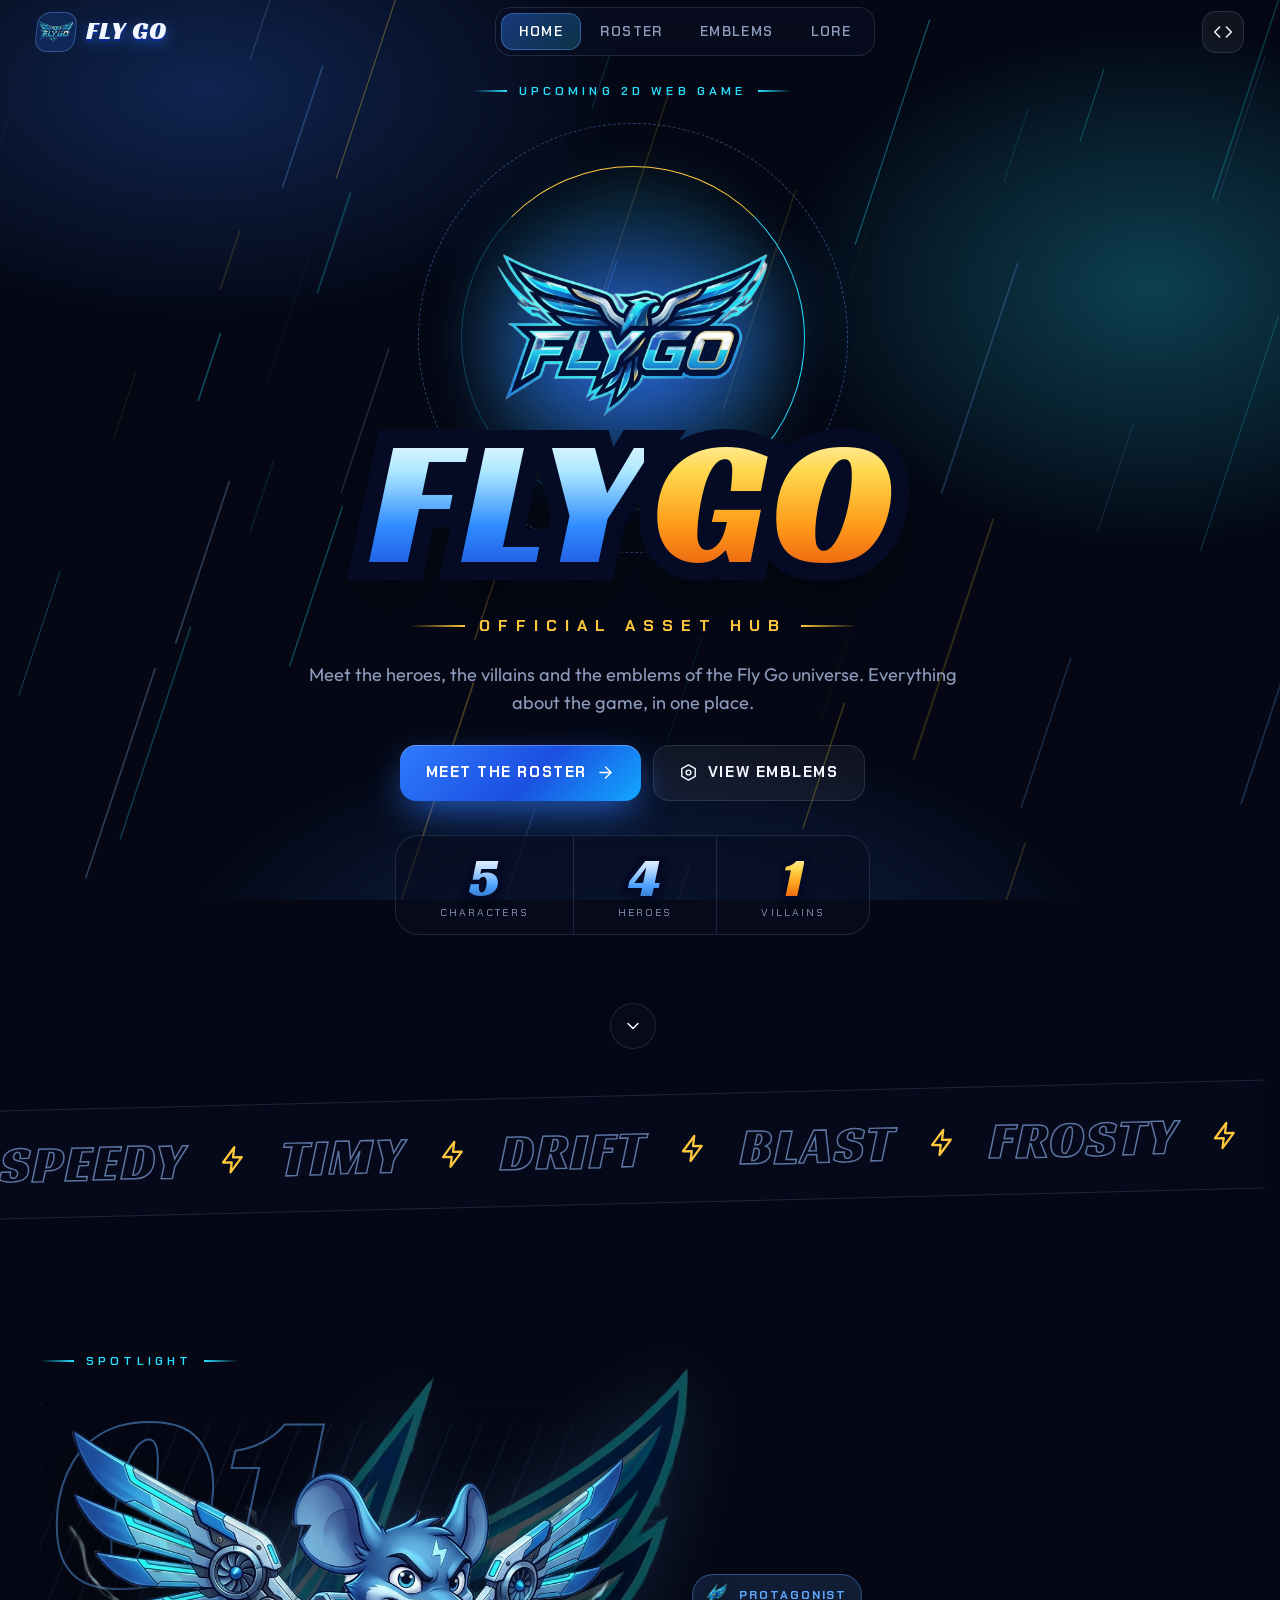
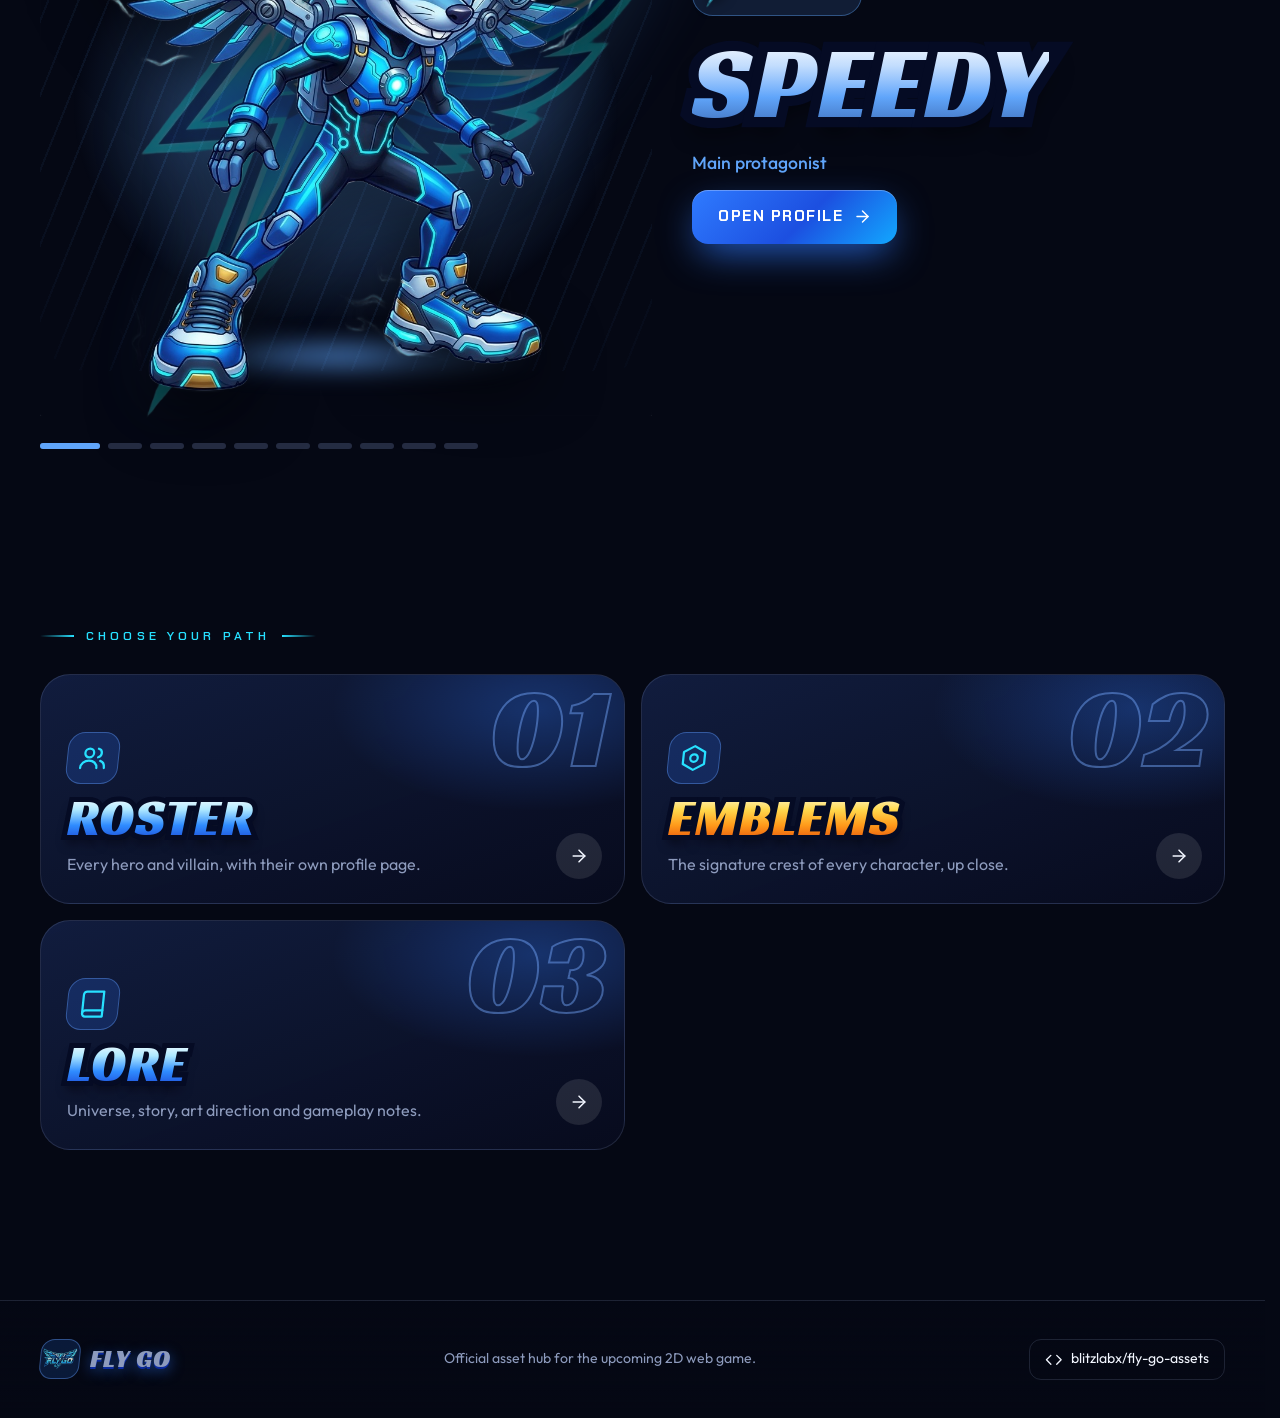
<file: index.html>
<!DOCTYPE html>
<html lang="en">
<head>
  <meta charset="UTF-8" />
  <meta name="viewport" content="width=device-width, initial-scale=1, viewport-fit=cover" />
  <title>Fly Go — Official Asset Hub</title>
  <meta name="description" content="Meet the heroes, villains and emblems of Fly Go, the upcoming 2D web game." />
  <meta name="theme-color" content="#050814" />
  <meta name="color-scheme" content="dark" />
  <meta property="og:type" content="website" />
  <meta property="og:title" content="Fly Go — Official Asset Hub" />
  <meta property="og:description" content="Meet the heroes, villains and emblems of Fly Go, the upcoming 2D web game." />
  <meta property="og:image" content="https://blitzlabx.github.io/fly-go-assets/assets/branding/fly-go-logo.png" />
  <meta name="twitter:card" content="summary_large_image" />
  <link rel="icon" type="image/png" href="assets/branding/fly-go-icon.png" />
  <link rel="apple-touch-icon" href="assets/branding/fly-go-icon.png" />
  <link rel="manifest" href="assets/manifest.json" />
  <link rel="preconnect" href="https://fonts.googleapis.com" />
  <link rel="preconnect" href="https://fonts.gstatic.com" crossorigin />
  <link href="https://fonts.googleapis.com/css2?family=Chakra+Petch:wght@500;600;700&family=Outfit:wght@400;500;600&family=Racing+Sans+One&display=swap" rel="stylesheet" />
  <link rel="stylesheet" href="css/styles.css" />
  <script>document.documentElement.classList.add('js');try{if(sessionStorage.getItem('fg-nav'))document.documentElement.classList.add('arriving')}catch(e){}</script>
</head>
<body data-page="home">
  <main id="main">
    <section class="hero" id="top">
      <div class="hero-in container">
        <p class="kicker reveal">Upcoming 2D web game</p>
        <div class="orb" id="orb">
          <span class="orb-glow"></span><span class="orb-ring r1"></span><span class="orb-ring r2"></span>
          <div class="orb-core"><img class="art" src="assets/branding/fly-go-logo.png" alt="Fly Go logo" width="400" height="400" fetchpriority="high" data-fallback="FG" /></div>
        </div>
        <h1 class="title" aria-label="Fly Go">
          <span class="hx shine pop" data-t="Fly" style="--d:.3s" aria-hidden="true">Fly</span>
          <span class="hx gold shine pop" data-t="Go" style="--d:.5s" aria-hidden="true">Go</span>
        </h1>
        <p class="sub reveal" style="--d:.7s">Official Asset Hub</p>
        <p class="lead reveal" style="--d:.85s">Meet the heroes, the villains and the emblems of the Fly Go universe. Everything about the game, in one place.</p>
        <div class="cta reveal" style="--d:1s">
          <a class="btn primary" href="roster.html"><span>Meet the roster</span><svg class="ic"><use href="#i-right"/></svg></a>
          <a class="btn ghost" href="emblems.html"><svg class="ic"><use href="#i-emblem"/></svg><span>View emblems</span></a>
        </div>
        <div class="stats reveal" style="--d:1.15s">
          <div class="stat"><b class="hx t" data-t="0" data-count="all">0</b><span>Characters</span></div>
          <div class="stat"><b class="hx t" data-t="0" data-count="hero">0</b><span>Heroes</span></div>
          <div class="stat"><b class="hx gold" data-t="0" data-count="antagonist">0</b><span>Villains</span></div>
        </div>
      </div>
      <a class="cue" href="#spotlight" aria-label="Scroll down"><svg class="ic"><use href="#i-down"/></svg></a>
    </section>

    <div class="marquee" aria-hidden="true"><div class="mq-track" id="mq"></div></div>

    <section class="section" id="spotlight">
      <div class="container">
        <p class="kicker reveal">Spotlight</p>
        <div class="spot" id="spot"></div>
      </div>
    </section>

    <section class="section" id="paths">
      <div class="container">
        <p class="kicker reveal">Choose your path</p>
        <div class="paths">
          <a class="path reveal" href="roster.html"><span class="ghost-num">01</span><span class="p-ic"><svg class="ic"><use href="#i-users"/></svg></span><span class="hx" data-t="Roster">Roster</span><p>Every hero and villain, with their own profile page.</p><span class="go"><svg class="ic"><use href="#i-right"/></svg></span></a>
          <a class="path reveal" style="--d:80ms" href="emblems.html"><span class="ghost-num">02</span><span class="p-ic"><svg class="ic"><use href="#i-emblem"/></svg></span><span class="hx gold" data-t="Emblems">Emblems</span><p>The signature crest of every character, up close.</p><span class="go"><svg class="ic"><use href="#i-right"/></svg></span></a>
          <a class="path reveal" style="--d:160ms" href="lore.html"><span class="ghost-num">03</span><span class="p-ic"><svg class="ic"><use href="#i-book"/></svg></span><span class="hx" data-t="Lore">Lore</span><p>Universe, story, art direction and gameplay notes.</p><span class="go"><svg class="ic"><use href="#i-right"/></svg></span></a>
        </div>
      </div>
    </section>
  </main>

  <script src="js/app.js" defer></script>
</body>
</html>
</file>
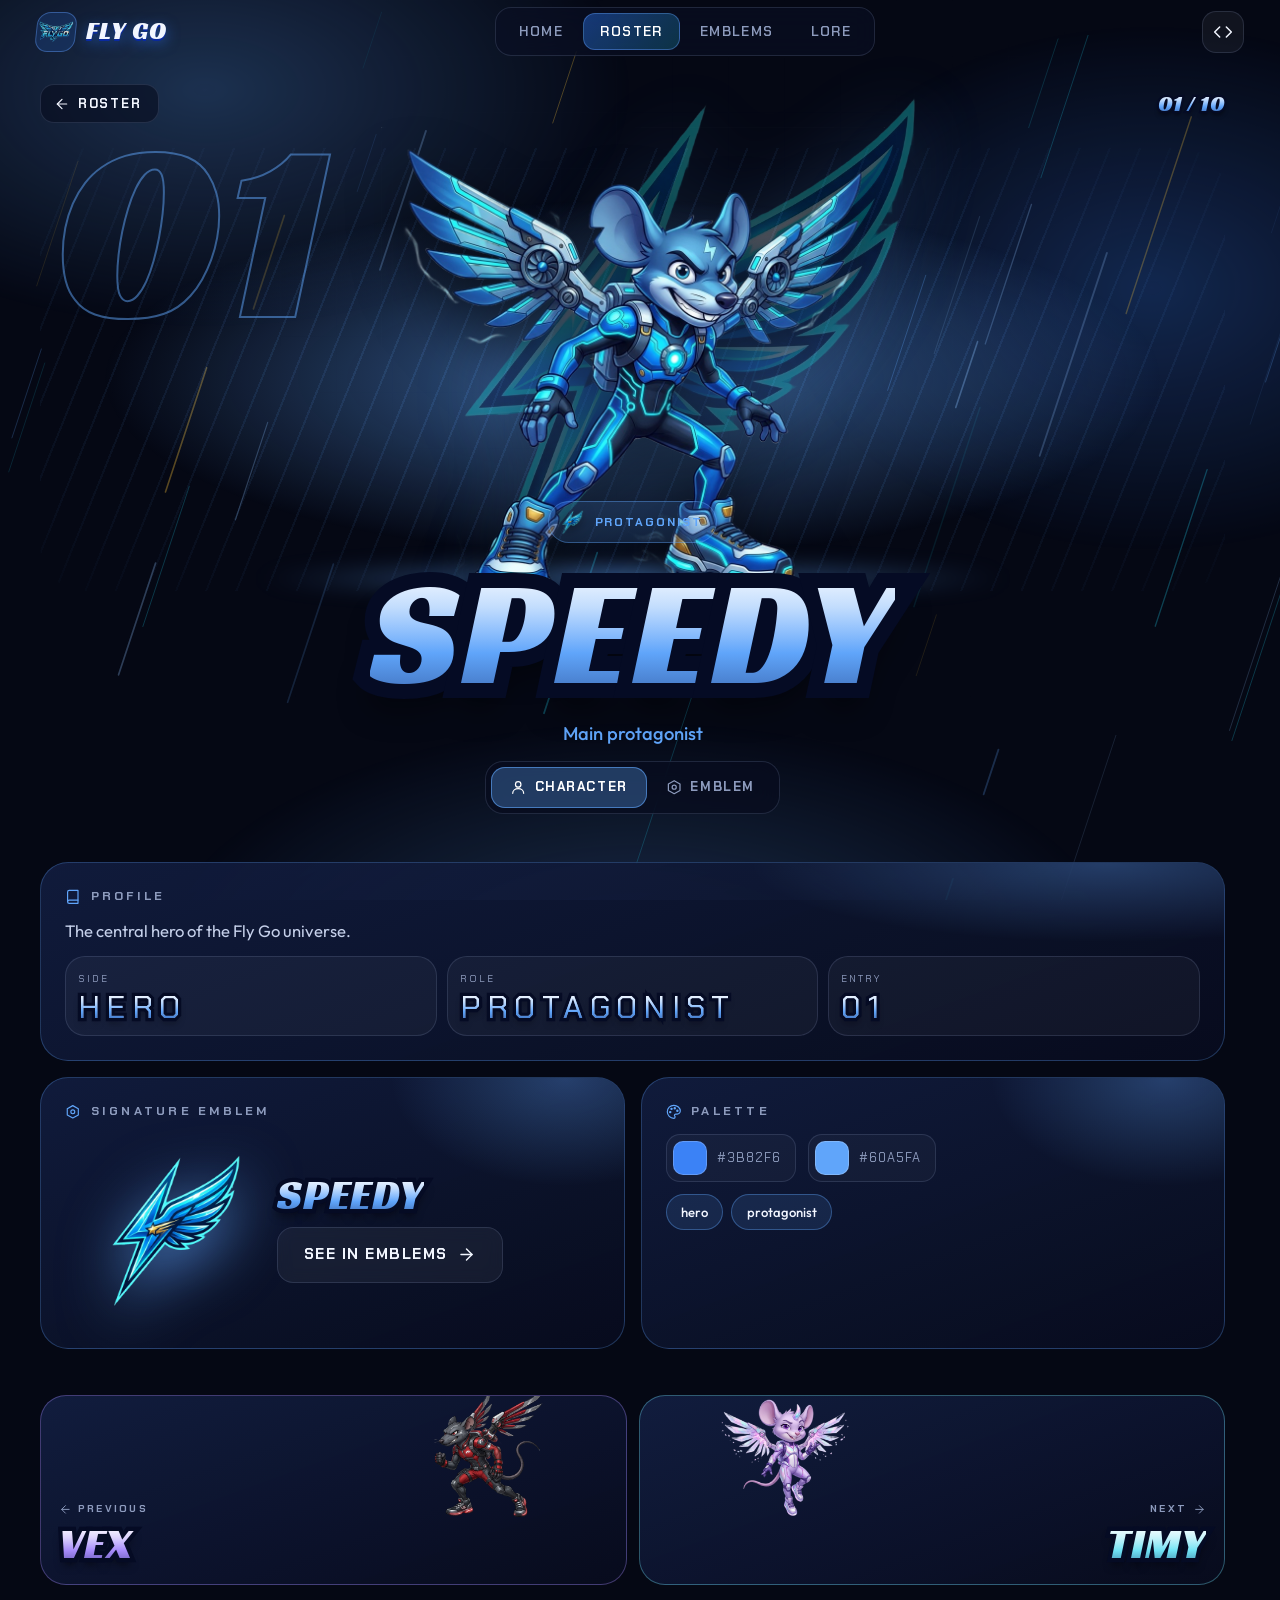
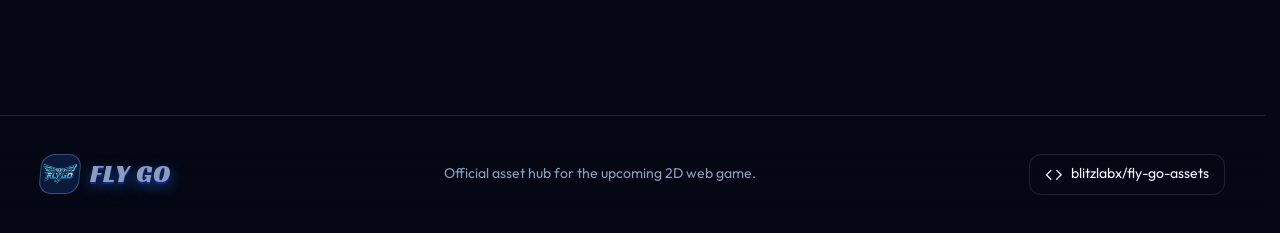
<file: character.html>
<!DOCTYPE html>
<html lang="en">
<head>
  <meta charset="UTF-8" />
  <meta name="viewport" content="width=device-width, initial-scale=1, viewport-fit=cover" />
  <title>Character — Fly Go</title>
  <meta name="description" content="Full character profile from the Fly Go universe." />
  <meta name="theme-color" content="#050814" />
  <meta name="color-scheme" content="dark" />
  <meta property="og:type" content="website" />
  <meta property="og:title" content="Character — Fly Go" />
  <meta property="og:description" content="Full character profile from the Fly Go universe." />
  <meta property="og:image" content="https://blitzlabx.github.io/fly-go-assets/assets/branding/fly-go-logo.png" />
  <meta name="twitter:card" content="summary_large_image" />
  <link rel="icon" type="image/png" href="assets/branding/fly-go-icon.png" />
  <link rel="apple-touch-icon" href="assets/branding/fly-go-icon.png" />
  <link rel="manifest" href="assets/manifest.json" />
  <link rel="preconnect" href="https://fonts.googleapis.com" />
  <link rel="preconnect" href="https://fonts.gstatic.com" crossorigin />
  <link href="https://fonts.googleapis.com/css2?family=Chakra+Petch:wght@500;600;700&family=Outfit:wght@400;500;600&family=Racing+Sans+One&display=swap" rel="stylesheet" />
  <link rel="stylesheet" href="css/styles.css" />
  <script>document.documentElement.classList.add('js');try{if(sessionStorage.getItem('fg-nav'))document.documentElement.classList.add('arriving')}catch(e){}</script>
</head>
<body data-page="character">
  <main id="main">
    <section class="cp-stage"><div class="container" id="cp"></div></section>
    <section class="container cp-info" id="cp-info"></section>
    <section class="container" id="cp-nav"></section>
  </main>

  <script src="js/app.js" defer></script>
</body>
</html>
</file>
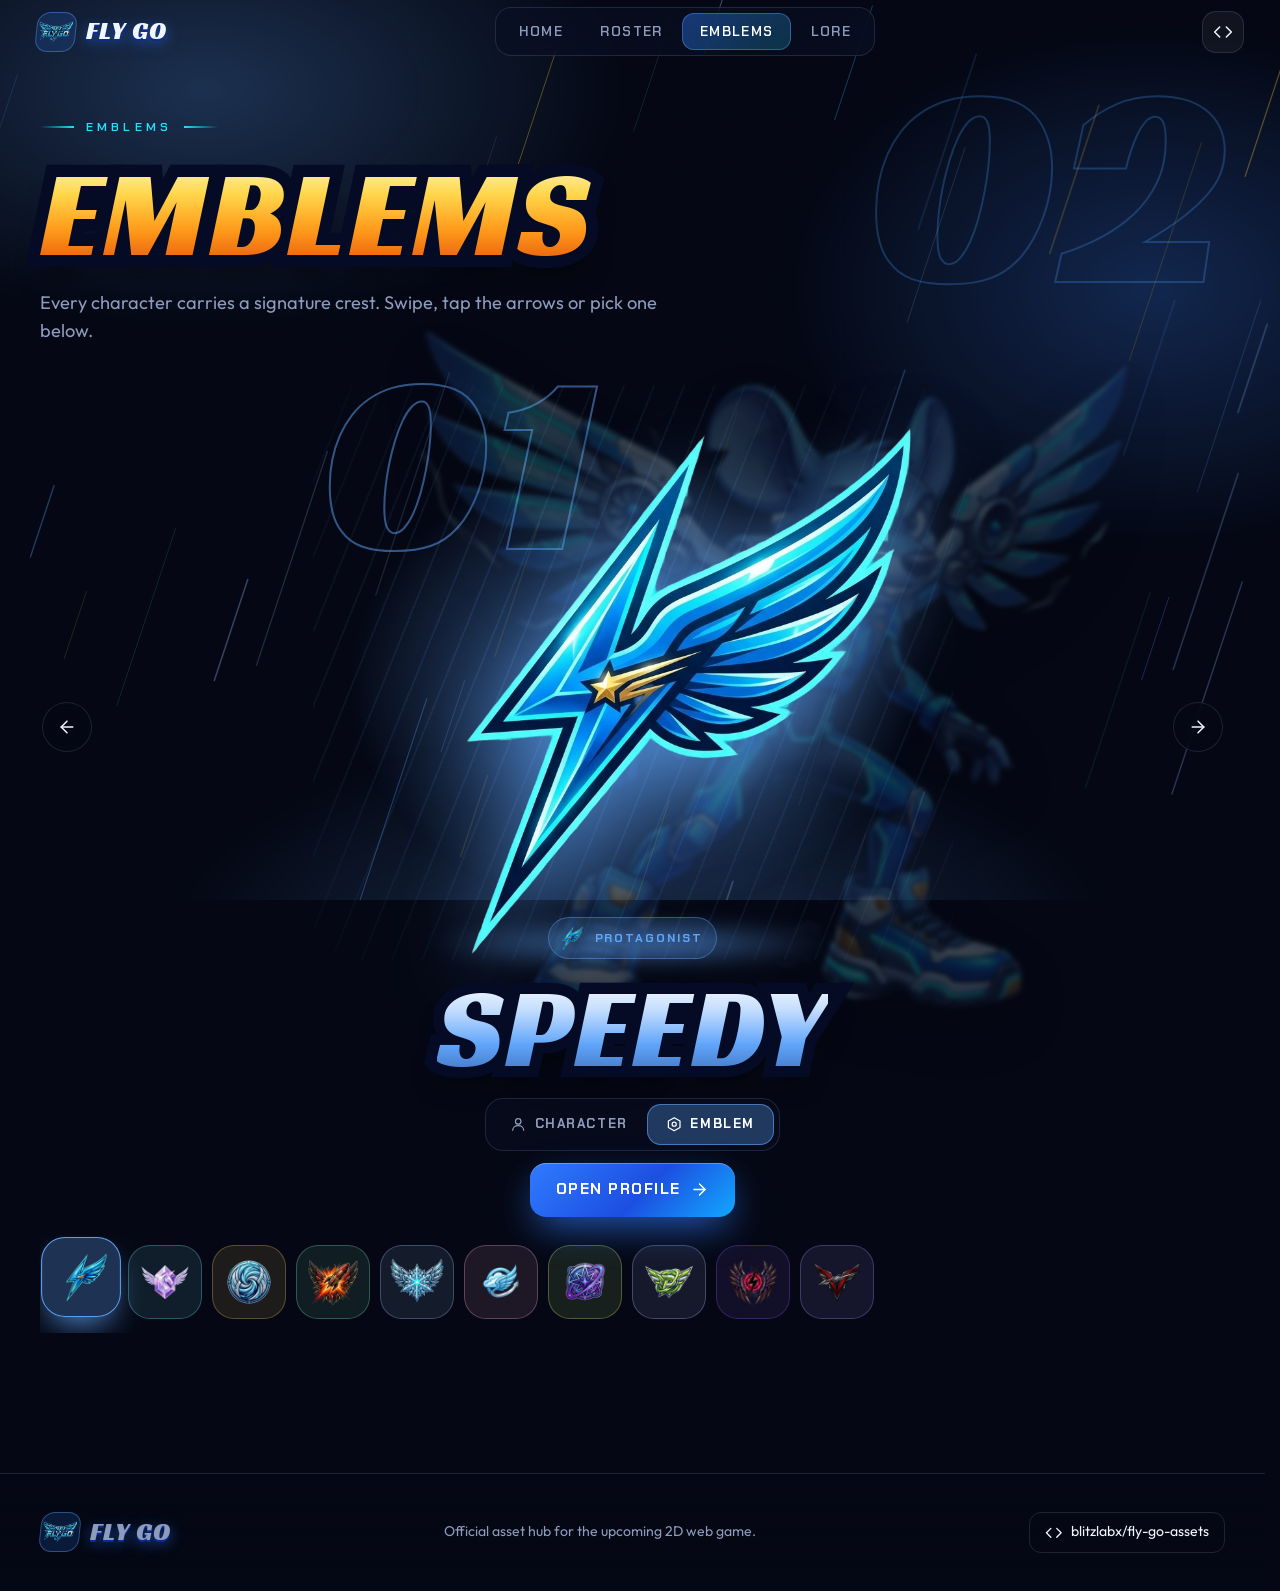
<file: emblems.html>
<!DOCTYPE html>
<html lang="en">
<head>
  <meta charset="UTF-8" />
  <meta name="viewport" content="width=device-width, initial-scale=1, viewport-fit=cover" />
  <title>Emblems — Fly Go</title>
  <meta name="description" content="The signature emblem of every Fly Go character." />
  <meta name="theme-color" content="#050814" />
  <meta name="color-scheme" content="dark" />
  <meta property="og:type" content="website" />
  <meta property="og:title" content="Emblems — Fly Go" />
  <meta property="og:description" content="The signature emblem of every Fly Go character." />
  <meta property="og:image" content="https://blitzlabx.github.io/fly-go-assets/assets/branding/fly-go-logo.png" />
  <meta name="twitter:card" content="summary_large_image" />
  <link rel="icon" type="image/png" href="assets/branding/fly-go-icon.png" />
  <link rel="apple-touch-icon" href="assets/branding/fly-go-icon.png" />
  <link rel="manifest" href="assets/manifest.json" />
  <link rel="preconnect" href="https://fonts.googleapis.com" />
  <link rel="preconnect" href="https://fonts.gstatic.com" crossorigin />
  <link href="https://fonts.googleapis.com/css2?family=Chakra+Petch:wght@500;600;700&family=Outfit:wght@400;500;600&family=Racing+Sans+One&display=swap" rel="stylesheet" />
  <link rel="stylesheet" href="css/styles.css" />
  <script>document.documentElement.classList.add('js');try{if(sessionStorage.getItem('fg-nav'))document.documentElement.classList.add('arriving')}catch(e){}</script>
</head>
<body data-page="emblems">
  <main id="main">
    <header class="phead container">
      <span class="pn ghost-num" aria-hidden="true">02</span>
      <p class="kicker reveal">Emblems</p>
      <h1 class="hx gold xl pop" data-t="Emblems" style="--d:.2s">Emblems</h1>
      <p class="lead reveal" style="--d:.4s">Every character carries a signature crest. Swipe, tap the arrows or pick one below.</p>
    </header>
    <div class="container ev" id="ev"></div>
  </main>

  <script src="js/app.js" defer></script>
</body>
</html>
</file>
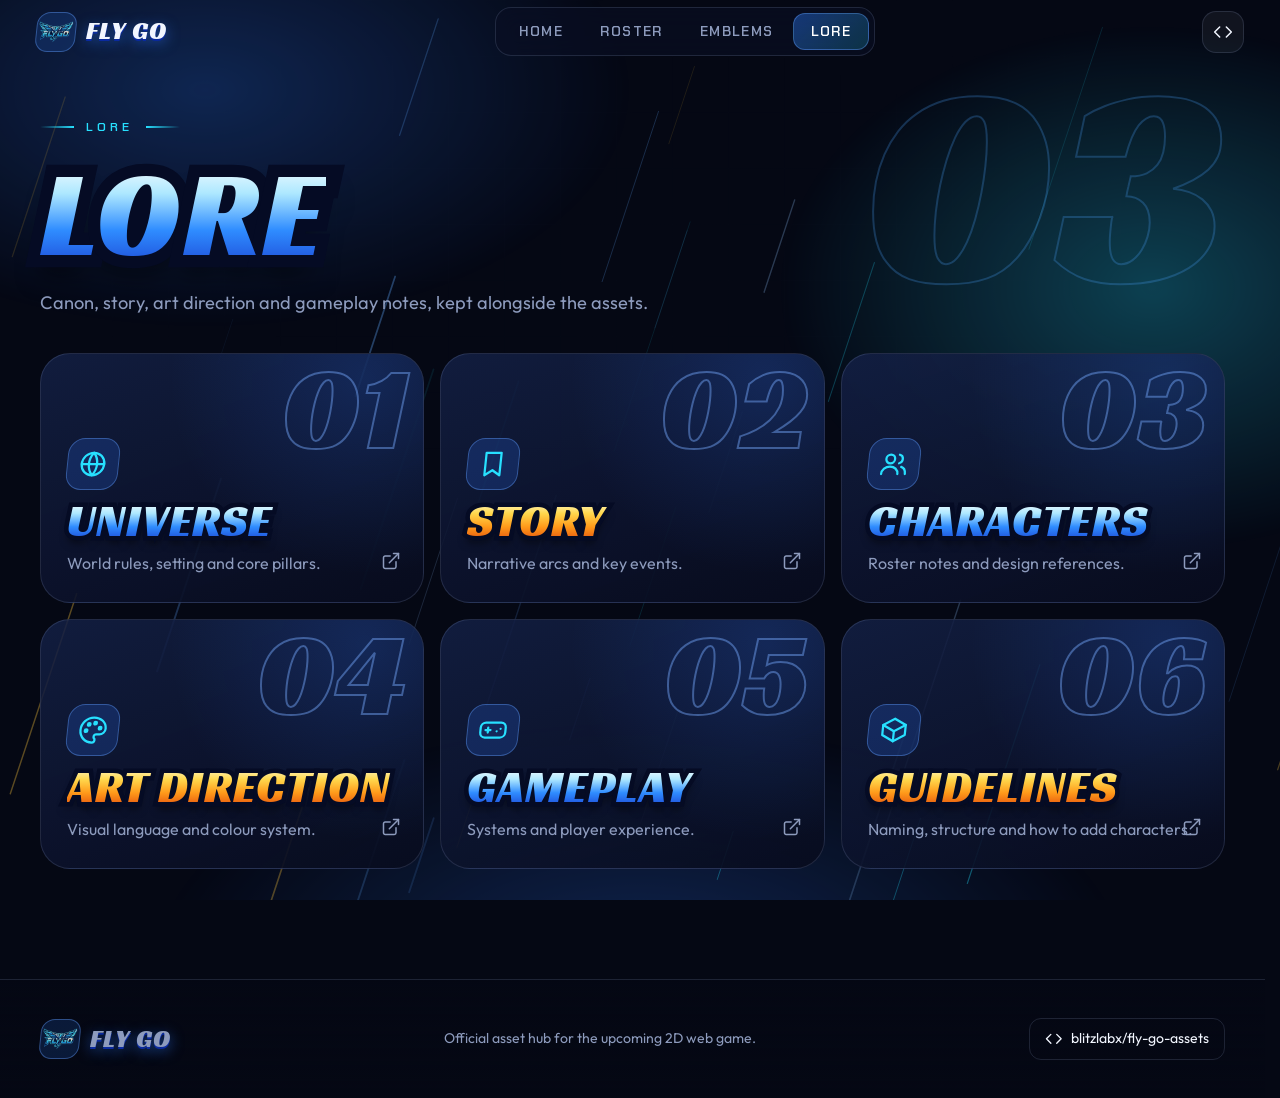
<file: lore.html>
<!DOCTYPE html>
<html lang="en">
<head>
  <meta charset="UTF-8" />
  <meta name="viewport" content="width=device-width, initial-scale=1, viewport-fit=cover" />
  <title>Lore — Fly Go</title>
  <meta name="description" content="Universe, story, art direction and gameplay notes for Fly Go." />
  <meta name="theme-color" content="#050814" />
  <meta name="color-scheme" content="dark" />
  <meta property="og:type" content="website" />
  <meta property="og:title" content="Lore — Fly Go" />
  <meta property="og:description" content="Universe, story, art direction and gameplay notes for Fly Go." />
  <meta property="og:image" content="https://blitzlabx.github.io/fly-go-assets/assets/branding/fly-go-logo.png" />
  <meta name="twitter:card" content="summary_large_image" />
  <link rel="icon" type="image/png" href="assets/branding/fly-go-icon.png" />
  <link rel="apple-touch-icon" href="assets/branding/fly-go-icon.png" />
  <link rel="manifest" href="assets/manifest.json" />
  <link rel="preconnect" href="https://fonts.googleapis.com" />
  <link rel="preconnect" href="https://fonts.gstatic.com" crossorigin />
  <link href="https://fonts.googleapis.com/css2?family=Chakra+Petch:wght@500;600;700&family=Outfit:wght@400;500;600&family=Racing+Sans+One&display=swap" rel="stylesheet" />
  <link rel="stylesheet" href="css/styles.css" />
  <script>document.documentElement.classList.add('js');try{if(sessionStorage.getItem('fg-nav'))document.documentElement.classList.add('arriving')}catch(e){}</script>
</head>
<body data-page="lore">
  <main id="main">
    <header class="phead container">
      <span class="pn ghost-num" aria-hidden="true">03</span>
      <p class="kicker reveal">Lore</p>
      <h1 class="hx xl pop" data-t="Lore" style="--d:.2s">Lore</h1>
      <p class="lead reveal" style="--d:.4s">Canon, story, art direction and gameplay notes, kept alongside the assets.</p>
    </header>
    <div class="container"><div class="ldocs" id="ldocs"></div></div>
  </main>

  <script src="js/app.js" defer></script>
</body>
</html>
</file>
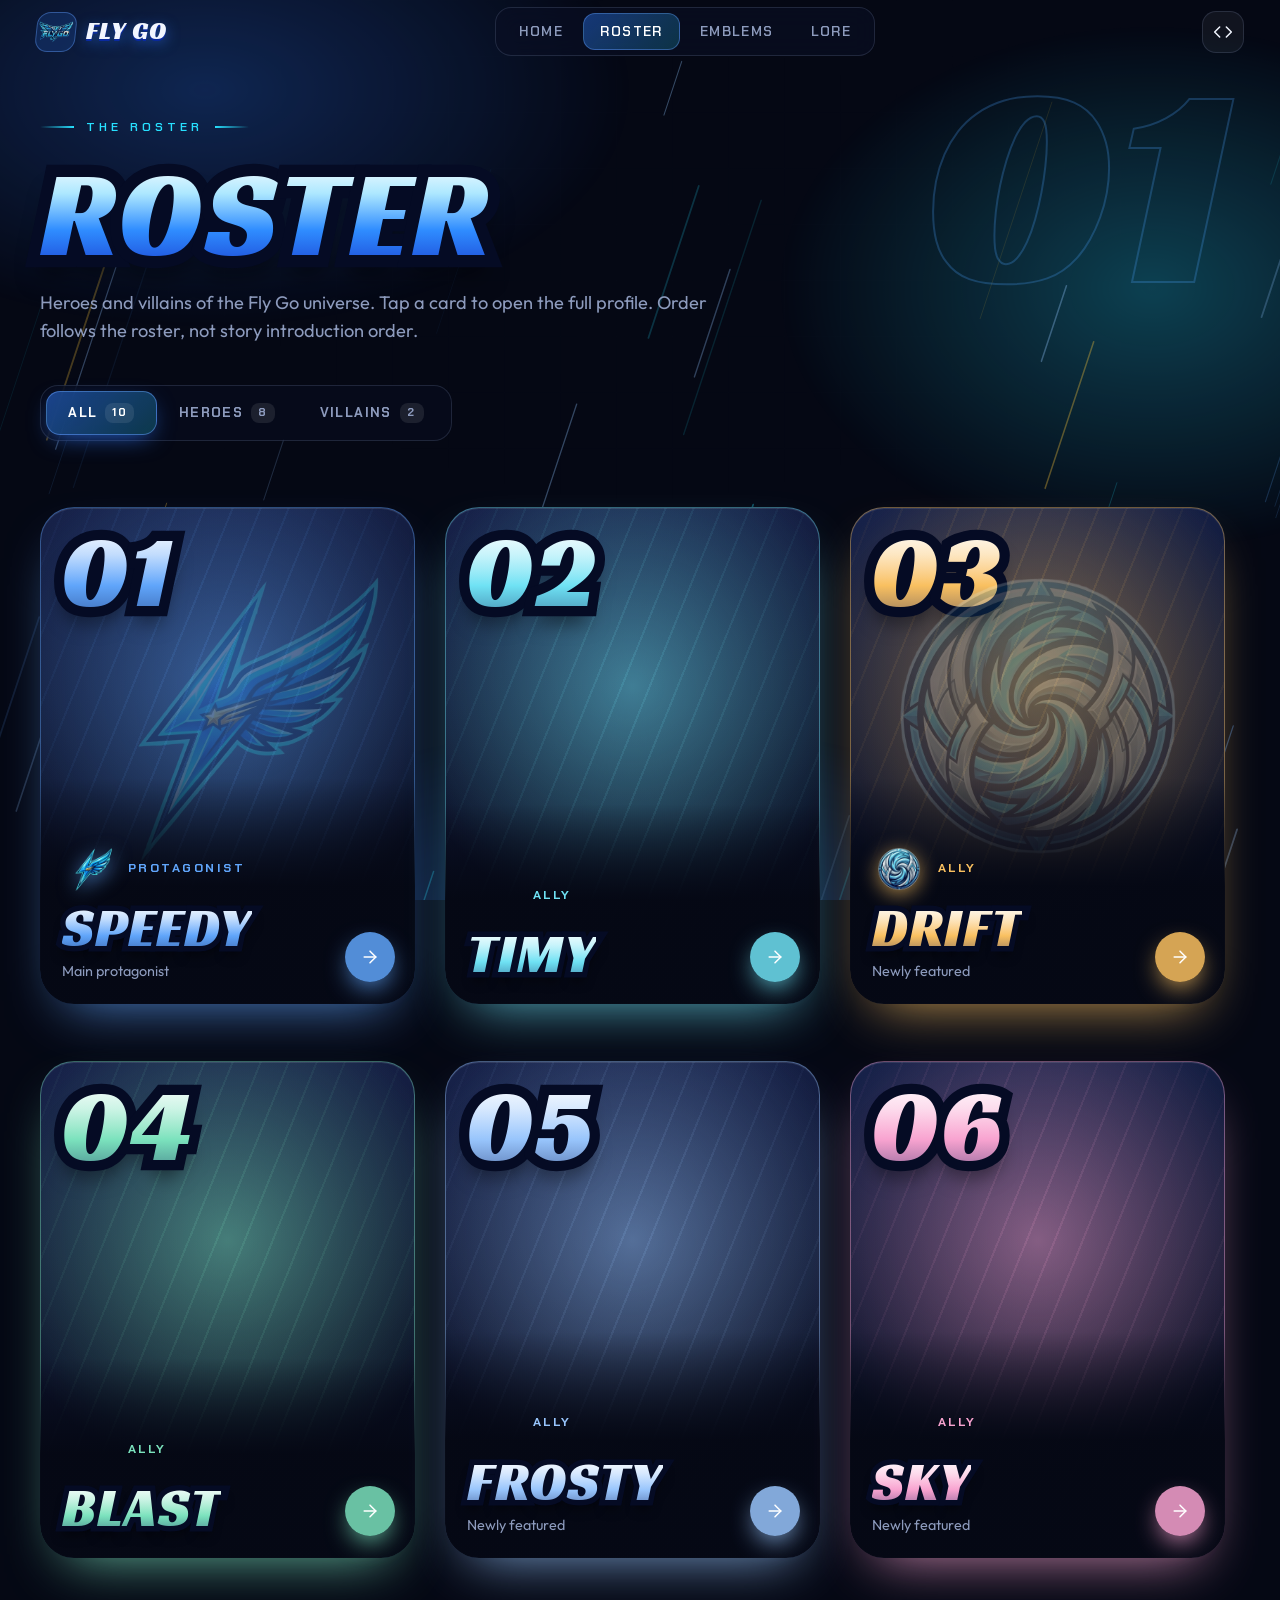
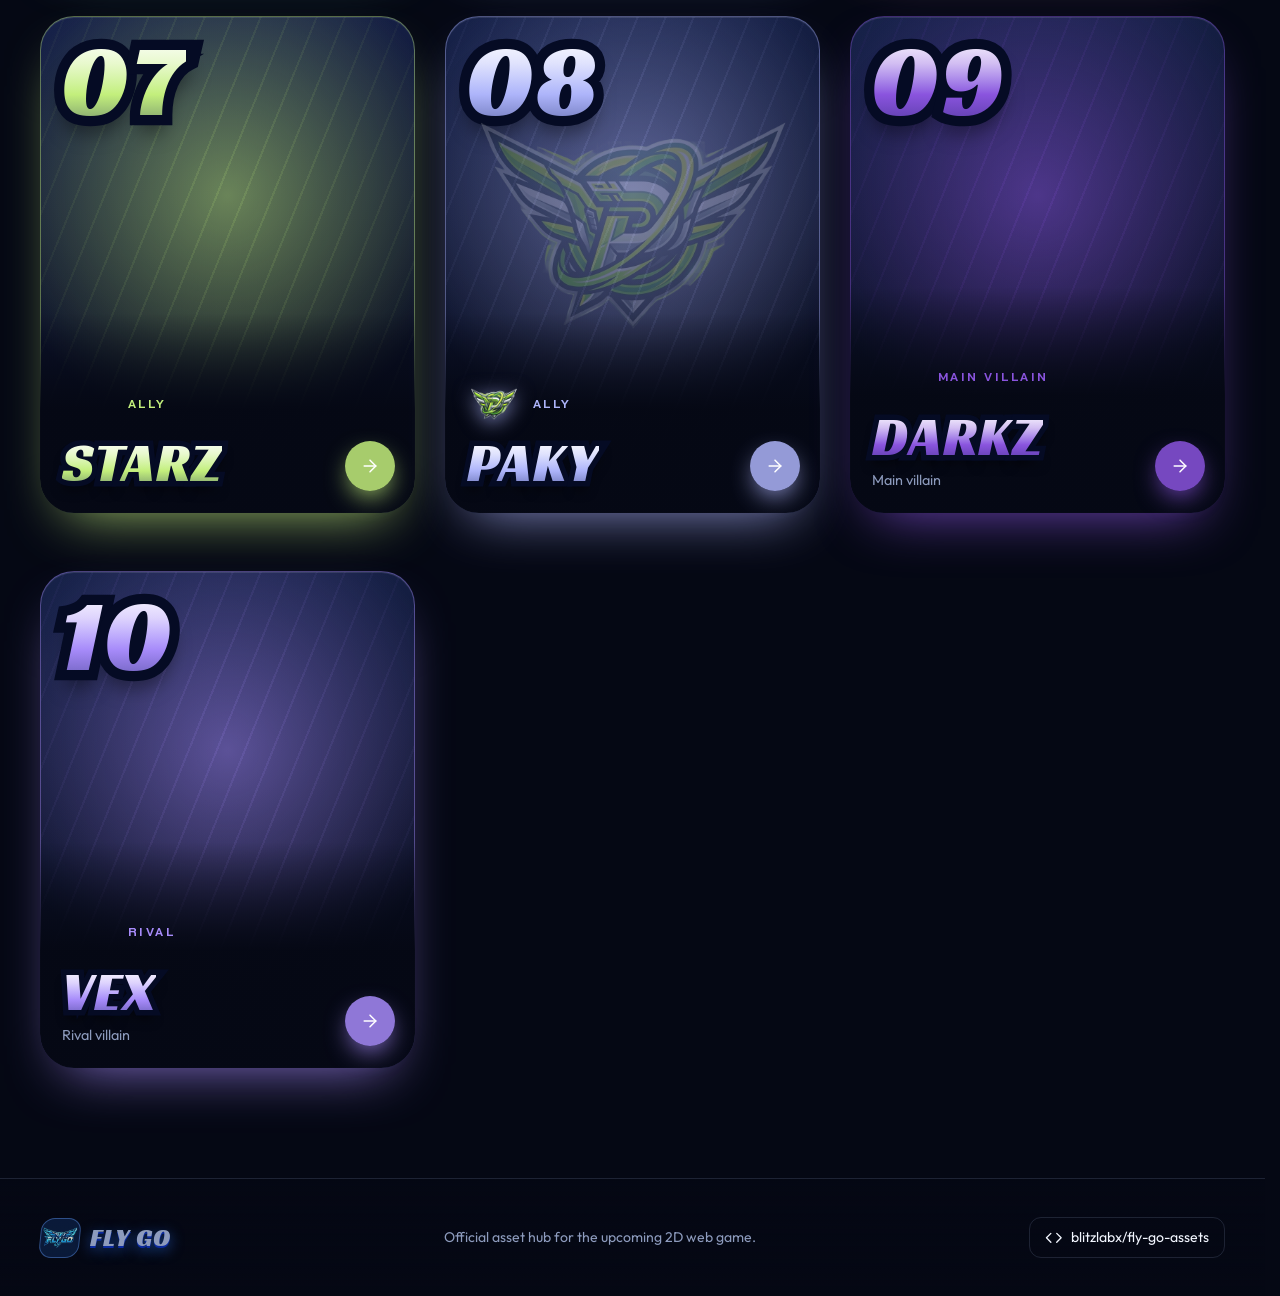
<file: roster.html>
<!DOCTYPE html>
<html lang="en">
<head>
  <meta charset="UTF-8" />
  <meta name="viewport" content="width=device-width, initial-scale=1, viewport-fit=cover" />
  <title>Roster — Fly Go</title>
  <meta name="description" content="Every hero and villain of Fly Go, each with a full profile page." />
  <meta name="theme-color" content="#050814" />
  <meta name="color-scheme" content="dark" />
  <meta property="og:type" content="website" />
  <meta property="og:title" content="Roster — Fly Go" />
  <meta property="og:description" content="Every hero and villain of Fly Go, each with a full profile page." />
  <meta property="og:image" content="https://blitzlabx.github.io/fly-go-assets/assets/branding/fly-go-logo.png" />
  <meta name="twitter:card" content="summary_large_image" />
  <link rel="icon" type="image/png" href="assets/branding/fly-go-icon.png" />
  <link rel="apple-touch-icon" href="assets/branding/fly-go-icon.png" />
  <link rel="manifest" href="assets/manifest.json" />
  <link rel="preconnect" href="https://fonts.googleapis.com" />
  <link rel="preconnect" href="https://fonts.gstatic.com" crossorigin />
  <link href="https://fonts.googleapis.com/css2?family=Chakra+Petch:wght@500;600;700&family=Outfit:wght@400;500;600&family=Racing+Sans+One&display=swap" rel="stylesheet" />
  <link rel="stylesheet" href="css/styles.css" />
  <script>document.documentElement.classList.add('js');try{if(sessionStorage.getItem('fg-nav'))document.documentElement.classList.add('arriving')}catch(e){}</script>
</head>
<body data-page="roster">
  <main id="main">
    <header class="phead container">
      <span class="pn ghost-num" aria-hidden="true">01</span>
      <p class="kicker reveal">The roster</p>
      <h1 class="hx xl pop" data-t="Roster" style="--d:.2s">Roster</h1>
      <p class="lead reveal" style="--d:.4s">Heroes and villains of the Fly Go universe. Tap a card to open the full profile. Order follows the roster, not story introduction order.</p>
      <div class="seg reveal" id="seg" role="group" aria-label="Filter characters" style="--d:.5s">
        <i class="seg-ind" id="seg-ind"></i>
        <button type="button" class="on" data-filter="all" aria-pressed="true"><span>All</span><b id="n-all">0</b></button>
        <button type="button" data-filter="hero" aria-pressed="false"><span>Heroes</span><b id="n-hero">0</b></button>
        <button type="button" data-filter="antagonist" aria-pressed="false"><span>Villains</span><b id="n-antagonist">0</b></button>
      </div>
    </header>
    <div class="container"><div class="cards" id="cards" aria-live="polite"></div></div>
  </main>

  <script src="js/app.js" defer></script>
</body>
</html>
</file>
<file: css/styles.css>
/* ==========================================================================
   FLY GO — Asset Hub v2
   Heroic, speed-driven dark UI. Multi-page. SVG icons only (no emojis).
   Display type is an italic racing face with outlined, extruded, shining fills.
   ========================================================================== */

@property --t1 { syntax: '<color>'; inherits: true; initial-value: #2f7bff; }
@property --t2 { syntax: '<color>'; inherits: true; initial-value: #27e0ff; }

:root {
  --bg: #050814;
  --ink: #f2f6ff;
  --mute: #8d9bbd;
  --line: rgba(160, 180, 220, .16);
  --blue: #2f7bff;
  --cyan: #27e0ff;
  --gold: #ffc83d;
  --g: #4da3ff;
  --g-rgb: 77, 163, 255;
  --ease: cubic-bezier(.22, 1, .36, 1);
  --ease-io: cubic-bezier(.65, 0, .35, 1);
  --top-h: 64px;
  --hx-font: 'Racing Sans One', 'Russo One', 'Rajdhani', Impact, system-ui, sans-serif;
  --ui: 'Chakra Petch', 'Rajdhani', system-ui, sans-serif;
  --body: 'Outfit', system-ui, -apple-system, 'Segoe UI', sans-serif;
}

*, *::before, *::after { box-sizing: border-box; margin: 0; padding: 0; }
html { scroll-behavior: auto; -webkit-text-size-adjust: 100%; scrollbar-gutter: stable; background: var(--bg); }
html.lock { overflow: hidden; }
html.arriving body::before { content: ''; position: fixed; inset: 0; z-index: 299; background: var(--bg); }
body {
  --t1: #2f7bff; --t2: #27e0ff;
  font-family: var(--body); background: var(--bg); color: var(--ink); line-height: 1.55;
  overflow-x: hidden; min-height: 100svh; -webkit-font-smoothing: antialiased;
  transition: --t1 1.2s ease, --t2 1.2s ease;
}
img { display: block; max-width: 100%; }
button { font: inherit; color: inherit; background: none; border: 0; cursor: pointer; -webkit-tap-highlight-color: transparent; }
a { color: inherit; text-decoration: none; -webkit-tap-highlight-color: transparent; }
:focus-visible { outline: 2px solid var(--cyan); outline-offset: 3px; border-radius: 10px; }
::selection { background: rgba(47, 123, 255, .5); }
.ic { width: 1.25em; height: 1.25em; flex: none; fill: none; stroke: currentColor; stroke-width: 1.8; stroke-linecap: round; stroke-linejoin: round; }
.container { width: min(1200px, 100% - clamp(32px, 9vw, 80px)); margin-inline: auto; }

/* ---------- Heroic display type ---------- */
.hx {
  position: relative; display: inline-block; isolation: isolate; color: transparent;
  font-family: var(--hx-font); font-weight: 400; text-transform: uppercase; letter-spacing: .02em; line-height: 1.02; white-space: nowrap;
  --f1: #ffffff; --f2: #aee8ff; --f3: #2f8cff; --f4: #1a3fd0; --edge: #0a2aa0; --ink-edge: #050b24;
}
.hx.t { --f2: color-mix(in srgb, var(--g) 38%, #fff); --f3: var(--g); --f4: color-mix(in srgb, var(--g) 55%, #0a1650); --edge: color-mix(in srgb, var(--g) 40%, #06103a); }
.hx.gold { --f1: #fff8d0; --f2: #ffd84d; --f3: #ff9a1a; --f4: #e0480c; --edge: #8a2a00; }
.hx::before, .hx::after { content: attr(data-t); position: absolute; left: 0; top: 0; width: 100%; height: 100%; }
.hx::before { z-index: -1; color: var(--ink-edge); -webkit-text-stroke: .2em var(--ink-edge); text-shadow: 0 .05em 0 var(--edge), 0 .09em 0 var(--ink-edge), 0 .16em .2em rgba(0, 0, 0, .55); }
.hx::after {
  background:
    linear-gradient(105deg, transparent 42%, rgba(255, 255, 255, .95) 50%, transparent 58%) 220% 0 / 260% 100% no-repeat,
    linear-gradient(180deg, var(--f1) 6%, var(--f2) 34%, var(--f3) 64%, var(--f4) 100%);
  -webkit-background-clip: text; background-clip: text; color: transparent;
}
.hx.shine::after { animation: shine 4.4s ease-in-out infinite; }
.hx.sm { font-size: 1.25rem; } .hx.md { font-size: clamp(2rem, 8vw, 3rem); } .hx.lg { font-size: clamp(3rem, 12vw, 5.2rem); }
.hx.xl { font-size: clamp(3.4rem, 15vw, 7.6rem); } .hx.xxl { font-size: clamp(4rem, 19vw, 9rem); }
.ghost-num { font-family: var(--hx-font); color: transparent; -webkit-text-stroke: 2px rgba(var(--g-rgb), .5); line-height: .8; user-select: none; pointer-events: none; }
.pop { animation: pop 1.1s var(--ease) both; animation-delay: var(--d, 0s); }
html.js:not(.ready) .pop { animation-play-state: paused; }

/* ---------- Ambient ---------- */
.aurora { position: fixed; inset: 0; z-index: 0; pointer-events: none; opacity: .26;
  background: radial-gradient(48% 38% at 16% 10%, var(--t1), transparent 70%), radial-gradient(42% 42% at 90% 32%, var(--t2), transparent 70%), radial-gradient(55% 40% at 50% 108%, var(--t1), transparent 70%); }
.aurora::after { content: ''; position: absolute; inset: 0; opacity: .5;
  background-image: linear-gradient(rgba(150, 175, 230, .06) 1px, transparent 1px), linear-gradient(90deg, rgba(150, 175, 230, .06) 1px, transparent 1px); background-size: 56px 56px;
  -webkit-mask-image: radial-gradient(70% 60% at 50% 30%, #000, transparent 85%); mask-image: radial-gradient(70% 60% at 50% 30%, #000, transparent 85%); }
#fx { position: fixed; inset: 0; width: 100%; height: 100%; z-index: 0; pointer-events: none; }
.cursor-glow { position: fixed; left: 0; top: 0; width: 460px; height: 460px; margin: -230px 0 0 -230px; z-index: 0; pointer-events: none; opacity: 0; transition: opacity .6s; will-change: transform;
  background: radial-gradient(circle, rgba(47, 123, 255, .18), transparent 65%); }
.cursor-glow.on { opacity: 1; }
.progress { position: fixed; inset: 0 0 auto 0; height: 3px; z-index: 120; pointer-events: none; }
.progress i { display: block; height: 100%; transform-origin: 0 50%; transform: scaleX(0); background: linear-gradient(90deg, var(--blue), var(--cyan), var(--gold)); box-shadow: 0 0 14px rgba(39, 224, 255, .8); }

/* ---------- Loader + page curtain ---------- */
.loader { position: fixed; inset: 0; z-index: 250; display: grid; place-content: center; justify-items: center; gap: 18px; background: var(--bg); color: var(--mute);
  font-family: var(--ui); letter-spacing: .32em; text-transform: uppercase; font-size: .78rem; transition: opacity .7s var(--ease-io), visibility 0s .7s, transform .7s var(--ease-io); }
.loader.done { opacity: 0; visibility: hidden; transform: scale(1.05); pointer-events: none; }
.loader-mark { width: 78px; height: 78px; display: grid; place-items: center; border-radius: 24px; color: #fff; font-size: 2.1rem; background: linear-gradient(135deg, var(--blue), var(--cyan)); box-shadow: 0 0 70px rgba(47, 123, 255, .75); animation: breathe 1.3s ease-in-out infinite; transform: skewX(-8deg); }
.loader-bar { width: 150px; height: 3px; border-radius: 3px; background: rgba(150, 175, 230, .18); position: relative; overflow: hidden; }
.loader-bar::after { content: ''; position: absolute; inset: 0; width: 40%; background: linear-gradient(90deg, transparent, var(--cyan), transparent); animation: slide 1s linear infinite; }

.curtain { position: fixed; inset: 0; z-index: 300; pointer-events: none; overflow: hidden; visibility: hidden; }
.curtain.on { visibility: visible; pointer-events: auto; }
.curtain i { position: absolute; top: -10%; bottom: -10%; width: 52%; transform: translateX(-140%) skewX(-16deg); transition: transform .6s var(--ease-io); }
.curtain i:nth-child(1) { left: -8%;  background: linear-gradient(180deg, #0b1f66, #0a1440); transition-delay: 0s; }
.curtain i:nth-child(2) { left: 24%;  background: linear-gradient(180deg, #1850d8, #0e2f9a); transition-delay: .06s; }
.curtain i:nth-child(3) { left: 56%;  background: linear-gradient(180deg, #27a9ff, #1668ee); transition-delay: .12s; }
.curtain i:nth-child(4) { left: 76%;  background: linear-gradient(180deg, #ffd84d, #ff9a1a); transition-delay: .18s; }
.curtain b { position: absolute; left: 50%; top: 50%; translate: -50% -50%; width: 84px; height: 84px; display: grid; place-items: center; color: #fff; font-size: 2.6rem; opacity: 0; transition: opacity .3s .3s; z-index: 2; }
.curtain.in i { transform: translateX(0) skewX(-16deg); }
.curtain.in b { opacity: 1; }
.curtain.out i { transform: translateX(150%) skewX(-16deg); }
.curtain.nt i, .curtain.nt b { transition: none !important; }

/* ---------- Top bar + dock ---------- */
.topbar { position: fixed; inset: 0 0 auto 0; z-index: 70; height: calc(var(--top-h) + env(safe-area-inset-top)); padding: env(safe-area-inset-top) clamp(16px, 4vw, 36px) 0;
  display: flex; align-items: center; justify-content: space-between; gap: 16px; border-bottom: 1px solid transparent; transition: transform .6s var(--ease), background .4s, border-color .4s; }
.topbar.solid { background: rgba(5, 8, 20, .74); -webkit-backdrop-filter: blur(16px) saturate(1.4); backdrop-filter: blur(16px) saturate(1.4); border-color: var(--line); }
.topbar.hide { transform: translateY(-100%); }
.brand { display: inline-flex; align-items: center; gap: 10px; }
.brand-mark { width: 40px; height: 40px; border-radius: 13px; display: grid; place-items: center; overflow: hidden; background: rgba(47, 123, 255, .16); border: 1px solid rgba(100, 160, 255, .4); transform: skewX(-6deg); }
.brand-mark img { width: 100%; height: 100%; object-fit: cover; transform: skewX(6deg) scale(1.08); }
.brand-name { font-family: var(--hx-font); font-size: 1.55rem; letter-spacing: .06em; text-transform: uppercase; text-shadow: 0 2px 0 #0a2aa0, 0 4px 14px rgba(47, 123, 255, .6); }
.links { position: relative; display: none; gap: 2px; padding: 5px; border-radius: 16px; background: rgba(10, 16, 36, .62); border: 1px solid var(--line); -webkit-backdrop-filter: blur(12px); backdrop-filter: blur(12px); }
.links a { position: relative; z-index: 1; padding: .5rem 1.1rem; border-radius: 12px; font-family: var(--ui); font-weight: 600; font-size: .86rem; letter-spacing: .1em; text-transform: uppercase; color: var(--mute); transition: color .3s; }
.links a:hover, .links a.active { color: #fff; }
.links .ind { position: absolute; z-index: 0; top: 5px; bottom: 5px; left: 0; width: 0; border-radius: 12px; background: linear-gradient(135deg, rgba(47, 123, 255, .4), rgba(39, 224, 255, .18)); border: 1px solid rgba(100, 160, 255, .4); transition: transform .55s var(--ease), width .55s var(--ease); }
@media (min-width: 820px) { .links { display: flex; } }
.icon-btn { width: 42px; height: 42px; flex: none; display: inline-grid; place-items: center; border-radius: 14px; background: rgba(255, 255, 255, .05); border: 1px solid var(--line); color: var(--ink); transition: transform .35s var(--ease), background .3s, border-color .3s, opacity .3s; }
.icon-btn:hover { background: rgba(47, 123, 255, .22); border-color: rgba(100, 160, 255, .55); }
.icon-btn:active { transform: scale(.92); }
.icon-btn:disabled { opacity: .35; pointer-events: none; }

.dock { position: fixed; left: 50%; bottom: calc(10px + env(safe-area-inset-bottom)); z-index: 75; display: none; gap: 4px; padding: 6px; transform: translateX(-50%); border-radius: 26px;
  background: rgba(8, 12, 28, .82); -webkit-backdrop-filter: blur(18px) saturate(1.5); backdrop-filter: blur(18px) saturate(1.5); border: 1px solid var(--line); box-shadow: 0 20px 44px -10px rgba(0, 0, 0, .75); }
@media (max-width: 819px) { .dock { display: flex; } }
.dock a { display: grid; justify-items: center; gap: 3px; width: 70px; padding: 9px 0 8px; border-radius: 20px; color: var(--mute); font-family: var(--ui); font-size: .64rem; font-weight: 600; letter-spacing: .1em; text-transform: uppercase; transition: color .3s, background .4s; }
.dock a .ic { width: 22px; height: 22px; transition: transform .5s var(--ease), color .3s; }
.dock a.active { color: #fff; background: linear-gradient(180deg, rgba(47, 123, 255, .34), rgba(47, 123, 255, .06)); box-shadow: inset 0 1px 0 rgba(255, 255, 255, .14); }
.dock a.active .ic { color: var(--cyan); transform: translateY(-2px) scale(1.15); }
.dock a:active { transform: scale(.94); }

/* ---------- Buttons ---------- */
.btn { position: relative; overflow: hidden; display: inline-flex; align-items: center; justify-content: center; gap: .6rem; padding: .95rem 1.6rem; border-radius: 16px; font-family: var(--ui); font-weight: 700; font-size: .95rem; letter-spacing: .1em; text-transform: uppercase; transition: transform .35s var(--ease), box-shadow .35s, background .3s, border-color .3s; }
.btn .ic { transition: transform .35s var(--ease); }
.btn:hover .ic:last-child { transform: translateX(5px); }
.btn:active { transform: scale(.96); }
.btn.primary { color: #fff; background: linear-gradient(135deg, #2f7bff, #1c4fe0 55%, #12a8ff); box-shadow: 0 14px 38px -8px rgba(47, 123, 255, .8), inset 0 1px 0 rgba(255, 255, 255, .28); }
.btn.primary::after { content: ''; position: absolute; inset: 0; background: linear-gradient(110deg, transparent 30%, rgba(255, 255, 255, .4) 50%, transparent 70%); transform: translateX(-120%); animation: sweep 3.6s ease-in-out infinite 1.4s; }
.btn.ghost { background: rgba(255, 255, 255, .05); border: 1px solid var(--line); -webkit-backdrop-filter: blur(8px); backdrop-filter: blur(8px); }
.btn.ghost:hover { border-color: rgba(100, 160, 255, .6); background: rgba(47, 123, 255, .16); }

/* ---------- Reveal ---------- */
html.js .reveal { opacity: 0; transform: translateY(34px); transition: opacity .9s var(--ease), transform .9s var(--ease); transition-delay: var(--d, 0ms); }
html.js .reveal.in { opacity: 1; transform: none; }
html.js .art { opacity: 0; transition: opacity .6s ease; }
html.js .art.ld { opacity: 1; }
.mono { display: grid; place-items: center; aspect-ratio: 1; border-radius: 50%; font-family: var(--hx-font); font-size: 2rem; color: var(--g); background: radial-gradient(circle, rgba(var(--g-rgb), .25), rgba(var(--g-rgb), .04)); border: 1px solid rgba(var(--g-rgb), .4); }

/* ---------- Shared bits ---------- */
.kicker { display: inline-flex; align-items: center; gap: 12px; font-family: var(--ui); font-weight: 600; letter-spacing: .34em; text-transform: uppercase; font-size: .76rem; color: var(--cyan); }
.kicker::before, .kicker::after { content: ''; width: 34px; height: 2px; background: linear-gradient(90deg, transparent, var(--cyan)); }
.kicker::after { transform: scaleX(-1); }
.lead { max-width: 56ch; color: var(--mute); font-size: clamp(1rem, 2.6vw, 1.14rem); }
.section { position: relative; z-index: 1; padding: clamp(70px, 11vw, 130px) 0 clamp(10px, 4vw, 40px); }
main { position: relative; z-index: 1; }
.phead { position: relative; display: grid; gap: 14px; justify-items: start; padding: calc(var(--top-h) + 54px) 0 6px; }
.phead .pn { position: absolute; right: -2px; top: calc(var(--top-h) + 4px); font-size: clamp(8rem, 40vw, 18rem); opacity: .5; }
.rtag { display: inline-flex; align-items: center; gap: 10px; padding: 5px 14px 5px 6px; border-radius: 999px; font-family: var(--ui); font-weight: 700; font-size: .74rem; letter-spacing: .16em; text-transform: uppercase; color: var(--g); background: rgba(var(--g-rgb), .14); border: 1px solid rgba(var(--g-rgb), .4); }
.rtag img, .rtag .mono { width: 30px; height: 30px; object-fit: contain; filter: drop-shadow(0 2px 6px rgba(0, 0, 0, .5)); }

/* ---------- Hero (home) ---------- */
.hero { position: relative; z-index: 1; min-height: 100svh; display: grid; align-items: center; padding: calc(var(--top-h) + 18px) 0 150px; text-align: center; overflow: clip; }
.hero-in { display: grid; justify-items: center; gap: clamp(12px, 2.6vw, 22px); transform: translateY(calc(var(--p, 0) * -50px)); opacity: calc(1 - var(--p, 0) * 1.15); will-change: transform, opacity; }
.orb { --ox: 0px; --oy: 0px; position: relative; width: clamp(240px, 70vw, 430px); aspect-ratio: 1; display: grid; place-items: center; margin-bottom: -14%; transform: translateY(calc(var(--p, 0) * 70px)) scale(calc(1 - var(--p, 0) * .18)); }
.orb-core { width: 76%; aspect-ratio: 1; translate: var(--ox) var(--oy); transition: translate .5s var(--ease); animation: float 6s ease-in-out infinite; filter: drop-shadow(0 24px 44px rgba(47, 123, 255, .65)); }
.orb-core img, .orb-core .mono { width: 100%; height: 100%; object-fit: contain; }
.orb-ring { position: absolute; inset: 0; border-radius: 50%; border: 1px dashed rgba(100, 160, 255, .42); animation: spin 22s linear infinite; }
.orb-ring.r2 { inset: 10%; border: 1px solid rgba(39, 224, 255, .25); border-top-color: var(--gold); border-right-color: var(--cyan); animation: spin 14s linear infinite reverse; }
.orb-glow { position: absolute; inset: 8%; border-radius: 50%; background: radial-gradient(circle, rgba(47, 123, 255, .65), rgba(39, 224, 255, .12) 55%, transparent 70%); filter: blur(20px); animation: breathe 4.5s ease-in-out infinite; }
.title { display: flex; flex-direction: column; align-items: center; gap: .02em; position: relative; z-index: 2; }
@media (min-width: 720px) { .title { flex-direction: row; gap: .3em; } }
.title .hx { font-size: clamp(5rem, 28vw, 11rem); }
@media (min-width: 720px) { .title .hx { font-size: clamp(7rem, 14vw, 12rem); } }
.sub { display: flex; align-items: center; gap: 14px; font-family: var(--ui); font-weight: 700; letter-spacing: .5em; text-transform: uppercase; font-size: clamp(.74rem, 2.6vw, 1rem); color: var(--gold); }
.sub::before, .sub::after { content: ''; width: clamp(20px, 8vw, 56px); height: 2px; background: linear-gradient(90deg, transparent, var(--gold)); }
.sub::after { transform: scaleX(-1); }
.cta { display: flex; flex-wrap: wrap; justify-content: center; gap: 12px; margin-top: 6px; }
.stats { display: flex; margin-top: 12px; border-radius: 24px; border: 1px solid var(--line); background: rgba(8, 12, 30, .6); -webkit-backdrop-filter: blur(12px); backdrop-filter: blur(12px); }
.stat { display: grid; justify-items: center; padding: 14px clamp(18px, 6vw, 44px) 12px; }
.stat + .stat { border-left: 1px solid var(--line); }
.stat .hx { font-size: clamp(2.2rem, 9vw, 3.4rem); }
.stat span { font-family: var(--ui); font-size: .66rem; letter-spacing: .2em; text-transform: uppercase; color: var(--mute); }
.cue { position: absolute; left: 50%; bottom: 108px; translate: -50% 0; width: 46px; height: 46px; display: grid; place-items: center; border-radius: 50%; border: 1px solid var(--line); background: rgba(8, 12, 30, .5); animation: bob 2.2s ease-in-out infinite; }
@media (min-width: 820px) { .cue { bottom: 36px; } }

/* marquee */
.marquee { position: relative; z-index: 1; overflow: hidden; border-block: 1px solid var(--line); background: rgba(8, 12, 30, .55); padding: 14px 0; transform: skewY(-1.4deg); margin: 10px 0; }
.mq-track { display: flex; align-items: center; gap: 2rem; width: max-content; animation: mq 30s linear infinite; }
.mq-track span { font-family: var(--hx-font); font-size: clamp(1.8rem, 7vw, 3.2rem); text-transform: uppercase; color: transparent; -webkit-text-stroke: 1.5px rgba(150, 190, 255, .6); letter-spacing: .04em; }
.mq-track .ic { color: var(--gold); font-size: 1.5rem; }

/* spotlight */
.spot-grid { display: grid; gap: 8px; margin-top: 26px; }
@media (min-width: 900px) { .spot-grid { grid-template-columns: 1.15fr 1fr; align-items: center; gap: 40px; } }
.spot-stage { display: block; }
.spot-info { display: grid; gap: 14px; justify-items: start; }
.spot-info .hx { font-size: clamp(3.4rem, 15vw, 6.4rem); }
.spot-line { color: var(--g); font-weight: 500; font-size: 1.1rem; }
.ticks { display: flex; gap: 8px; margin-top: 22px; flex-wrap: wrap; }
.ticks button { width: 34px; height: 6px; border-radius: 6px; background: rgba(150, 175, 230, .22); position: relative; overflow: hidden; transition: background .3s, width .4s var(--ease); }
.ticks button.on { width: 60px; background: rgba(var(--g-rgb), .3); }
.ticks button.on::after { content: ''; position: absolute; inset: 0; background: var(--g); transform-origin: 0 50%; animation: tick 5.2s linear both; }

/* path tiles */
.paths { display: grid; gap: 16px; margin-top: 28px; }
@media (min-width: 700px) { .paths { grid-template-columns: repeat(2, 1fr); } }
.path { position: relative; overflow: hidden; display: grid; align-content: end; gap: 8px; min-height: 230px; padding: 26px; border-radius: 30px; border: 1px solid var(--line); background: linear-gradient(160deg, rgba(20, 32, 70, .85), rgba(8, 12, 30, .9)); transition: transform .55s var(--ease), border-color .3s, box-shadow .4s; }
.path::before { content: ''; position: absolute; inset: -30% -20% auto auto; width: 70%; height: 90%; background: radial-gradient(closest-side, rgba(47, 123, 255, .5), transparent); opacity: .6; transition: opacity .4s, transform .8s var(--ease); }
.path .ghost-num { position: absolute; right: 16px; top: 8px; font-size: 7rem; -webkit-text-stroke-color: rgba(120, 170, 255, .45); }
.path .p-ic { position: relative; width: 52px; height: 52px; display: grid; place-items: center; border-radius: 16px; color: var(--cyan); font-size: 1.5rem; background: rgba(47, 123, 255, .2); border: 1px solid rgba(100, 160, 255, .4); transform: skewX(-6deg); }
.path .hx { font-size: clamp(2.2rem, 9vw, 3.2rem); }
.path p { position: relative; color: var(--mute); max-width: 36ch; }
.path .go { position: absolute; right: 22px; bottom: 24px; width: 46px; height: 46px; display: grid; place-items: center; border-radius: 50%; background: rgba(255, 255, 255, .1); transition: transform .4s var(--ease), background .3s; }
@media (hover: hover) and (pointer: fine) { .path:hover { transform: translateY(-8px); border-color: rgba(100, 160, 255, .6); box-shadow: 0 30px 60px -24px rgba(47, 123, 255, .85); } .path:hover::before { opacity: 1; transform: scale(1.2); } .path:hover .go { transform: translateX(6px); background: var(--blue); } }
.path:active { transform: scale(.98); }

/* ---------- Filter ---------- */
.seg { position: relative; display: inline-flex; margin-top: 26px; padding: 5px; border-radius: 18px; background: rgba(8, 12, 30, .68); border: 1px solid var(--line); -webkit-backdrop-filter: blur(12px); backdrop-filter: blur(12px); max-width: 100%; }
.seg button { position: relative; z-index: 1; display: inline-flex; align-items: center; gap: 8px; padding: .7rem clamp(.8rem, 3.4vw, 1.4rem); border-radius: 14px; font-family: var(--ui); font-weight: 700; font-size: .84rem; letter-spacing: .1em; text-transform: uppercase; color: var(--mute); transition: color .3s; }
.seg button b { min-width: 24px; padding: 1px 7px; border-radius: 8px; background: rgba(255, 255, 255, .09); font-size: .72rem; text-align: center; }
.seg button.on { color: #fff; }
.seg-ind { position: absolute; z-index: 0; top: 5px; bottom: 5px; left: 0; width: 0; border-radius: 14px; background: linear-gradient(135deg, rgba(47, 123, 255, .5), rgba(39, 224, 255, .22)); border: 1px solid rgba(100, 160, 255, .5); box-shadow: 0 8px 24px -8px rgba(47, 123, 255, .8); transition: transform .55s var(--ease), width .55s var(--ease); }

/* ---------- Roster cards ---------- */
.cards { display: grid; grid-template-columns: 1fr; gap: 12px clamp(18px, 3vw, 30px); margin-top: 14px; transition: opacity .22s ease, transform .3s var(--ease); }
.cards.out { opacity: 0; transform: scale(.975) translateY(10px); }
@media (min-width: 640px) { .cards { grid-template-columns: repeat(2, 1fr); } }
@media (min-width: 1040px) { .cards { grid-template-columns: repeat(3, 1fr); } }
.cell { padding-top: 46px; }
.card { position: relative; display: block; width: 100%; aspect-ratio: 4 / 5.3; border-radius: 34px; isolation: isolate; color: inherit;
  transform: perspective(1000px) rotateX(var(--rx, 0deg)) rotateY(var(--ry, 0deg)) translateY(var(--ty, 0px)); transition: transform .5s var(--ease); }
.card-bg { position: absolute; inset: 0; z-index: 0; border-radius: inherit; overflow: hidden; border: 1px solid rgba(var(--g-rgb), .42);
  background: radial-gradient(90% 70% at 50% 36%, rgba(var(--g-rgb), .5), transparent 70%), linear-gradient(170deg, #17224a, #090e22 70%);
  box-shadow: 0 24px 56px -26px rgba(var(--g-rgb), .85), inset 0 1px 0 rgba(255, 255, 255, .1); transition: box-shadow .4s, border-color .3s; }
.card-bg::before { content: ''; position: absolute; inset: -30%; background: repeating-linear-gradient(112deg, transparent 0 24px, rgba(var(--g-rgb), .14) 24px 26px); animation: lines 8s linear infinite; -webkit-mask-image: radial-gradient(55% 55% at 50% 40%, #000, transparent 85%); mask-image: radial-gradient(55% 55% at 50% 40%, #000, transparent 85%); }
.card-bg::after { content: ''; position: absolute; inset: 0; background: radial-gradient(300px circle at var(--mx, 50%) var(--my, 0%), rgba(255, 255, 255, .16), transparent 60%); opacity: 0; transition: opacity .3s; }
.card-n { position: absolute; z-index: 1; left: 20px; top: 12px; font-size: clamp(4.4rem, 17vw, 6.4rem); }
.card-emb { position: absolute; z-index: 1; left: 50%; top: 42%; width: 96%; translate: -50% -50%; object-fit: contain; filter: saturate(1.3); transition: transform 1s var(--ease); }
html.js .card-emb.art.ld { opacity: .2; }
.card-char { position: absolute; z-index: 2; left: 50%; bottom: 17%; width: 114%; translate: -50% 0; object-fit: contain; object-position: bottom; filter: drop-shadow(0 22px 26px rgba(0, 0, 0, .6)); transition: transform .8s var(--ease); }
.card-plate { position: absolute; z-index: 3; inset: auto 0 0 0; display: grid; gap: 4px; padding: 64px 22px 22px; border-radius: 0 0 34px 34px; background: linear-gradient(to top, rgba(5, 8, 20, .98) 52%, transparent); }
.card-row { display: flex; align-items: center; gap: 12px; }
.card-logo { width: 54px; height: 54px; object-fit: contain; filter: drop-shadow(0 4px 10px rgba(var(--g-rgb), .7)); }
.card-role { font-family: var(--ui); font-weight: 700; font-size: .78rem; letter-spacing: .2em; text-transform: uppercase; color: var(--g); }
.card-name { font-size: clamp(2.5rem, 11vw, 3.4rem); justify-self: start; }
.card-tag { color: var(--mute); font-size: .9rem; white-space: nowrap; overflow: hidden; text-overflow: ellipsis; padding-right: 60px; }
.card-go { position: absolute; right: 20px; bottom: 22px; width: 50px; height: 50px; display: grid; place-items: center; border-radius: 50%; color: #fff; background: rgba(var(--g-rgb), .85); box-shadow: 0 10px 26px -6px rgba(var(--g-rgb), .9); transition: transform .45s var(--ease); }
@media (hover: hover) and (pointer: fine) {
  .card:hover { --ty: -10px; }
  .card:hover .card-bg { border-color: rgba(var(--g-rgb), .85); box-shadow: 0 36px 70px -24px rgba(var(--g-rgb), .95), inset 0 1px 0 rgba(255, 255, 255, .15); }
  .card:hover .card-bg::after { opacity: 1; }
  .card:hover .card-char { transform: translateY(-3%) scale(1.05); }
  .card:hover .card-emb { transform: scale(1.12); }
  .card:hover .card-go { transform: translateX(6px) scale(1.08); }
}
.card:active { transform: scale(.975); }

/* ---------- Stage (character / emblem layers) ---------- */
.stage { position: relative; isolation: isolate; width: 100%; height: clamp(340px, 56svh, 640px); margin-inline: auto; }
.stage.sq { height: auto; aspect-ratio: 1 / 1.02; max-width: 640px; }
.st-bg { position: absolute; inset: 4% 0 8%; z-index: 0; border-radius: 44px; overflow: hidden; background: radial-gradient(62% 56% at 50% 52%, rgba(var(--g-rgb), .55), transparent 72%); }
.st-bg::before { content: ''; position: absolute; inset: -30%; background: repeating-linear-gradient(112deg, transparent 0 26px, rgba(var(--g-rgb), .16) 26px 28px); animation: lines 7s linear infinite; -webkit-mask-image: radial-gradient(60% 60% at 50% 50%, #000, transparent 82%); mask-image: radial-gradient(60% 60% at 50% 50%, #000, transparent 82%); }
.st-num { position: absolute; z-index: 0; left: 1%; top: 0; font-size: clamp(7.5rem, 38vw, 16rem); }
.lw { position: absolute; inset: 0; }
.lf { width: 100%; height: 100%; }
.char-w { z-index: 3; } .logo-w { z-index: 2; }
.char-w .lf { animation: float 6s ease-in-out infinite; }
.logo-w .lf { animation: float 8s ease-in-out infinite reverse; }
.layer { width: 100%; height: 100%; object-fit: contain; opacity: 0; transition: opacity .9s var(--ease), transform 1.1s var(--ease), filter .9s var(--ease); }
.layer.bad { display: none; }
.layer.char { filter: drop-shadow(0 26px 30px rgba(0, 0, 0, .55)); }
.stage[data-view='char'] .layer.char.ld { opacity: 1; transform: none; }
.stage[data-view='char'] .layer.logo.ld { opacity: .3; transform: scale(1.34) translateY(-3%); filter: saturate(1.4) drop-shadow(0 0 30px rgba(var(--g-rgb), .6)); }
.stage[data-view='logo'] .logo-w { z-index: 4; }
.stage[data-view='logo'] .layer.logo.ld { opacity: 1; transform: scale(1.04); filter: drop-shadow(0 20px 40px rgba(var(--g-rgb), .7)); }
.stage[data-view='logo'] .layer.char.ld { opacity: .24; transform: scale(1.22) translateX(18%); filter: blur(1.6px) drop-shadow(0 20px 24px rgba(0, 0, 0, .5)); }
.st-floor { position: absolute; z-index: 1; left: 50%; bottom: 7%; width: 64%; height: 7%; translate: -50% 0; background: radial-gradient(closest-side, rgba(var(--g-rgb), .7), transparent); filter: blur(10px); }
.stage.enter .char-w { animation: charIn 1.1s var(--ease) both; }
.stage.enter .logo-w { animation: logoIn 1.5s var(--ease) both; }

/* view toggle */
.vtoggle { position: relative; display: inline-flex; padding: 5px; border-radius: 18px; background: rgba(8, 12, 30, .7); border: 1px solid var(--line); -webkit-backdrop-filter: blur(12px); backdrop-filter: blur(12px); }
.vtoggle button { position: relative; z-index: 1; display: inline-flex; align-items: center; gap: 8px; padding: .65rem 1.2rem; border-radius: 14px; font-family: var(--ui); font-weight: 700; font-size: .82rem; letter-spacing: .12em; text-transform: uppercase; color: var(--mute); transition: color .3s, background .4s; }
.vtoggle button.on { color: #fff; background: rgba(var(--g-rgb), .3); box-shadow: inset 0 0 0 1px rgba(var(--g-rgb), .6); }

/* ---------- Character page ---------- */
.cp-stage { position: relative; z-index: 1; padding: calc(var(--top-h) + 14px) 0 0; overflow: clip; }
.cp-wrap.swap-next { transition: opacity .28s, transform .28s var(--ease); opacity: 0; transform: translateX(-34px) skewX(5deg); }
.cp-wrap.swap-prev { transition: opacity .28s, transform .28s var(--ease); opacity: 0; transform: translateX(34px) skewX(-5deg); }
.cp-wrap.in-next { animation: wrapIn .7s var(--ease) both; --from: 40px; }
.cp-wrap.in-prev { animation: wrapIn .7s var(--ease) both; --from: -40px; }
.cp-bar { display: flex; align-items: center; justify-content: space-between; padding: 6px 0 4px; }
.back { display: inline-flex; align-items: center; gap: 8px; padding: .55rem 1rem .55rem .8rem; border-radius: 14px; border: 1px solid var(--line); background: rgba(8, 12, 30, .6); font-family: var(--ui); font-weight: 700; font-size: .8rem; letter-spacing: .14em; text-transform: uppercase; transition: border-color .3s, background .3s, transform .3s var(--ease); }
.back:hover { border-color: rgba(var(--g-rgb), .6); background: rgba(var(--g-rgb), .18); }
.back:active { transform: scale(.95); }
.cp-count { font-size: 1.4rem; }
.cp-title { position: relative; z-index: 5; display: grid; justify-items: center; gap: 12px; margin-top: -11%; padding-bottom: 38px; text-align: center; }
.cp-title .hx.xxl { font-size: clamp(4rem, 21vw, 9.4rem); }
.cp-line { font-size: 1.15rem; font-weight: 500; color: var(--g); }
.cp-info { position: relative; z-index: 1; display: grid; gap: 16px; padding: 10px 0 40px; }
@media (min-width: 900px) { .cp-info { grid-template-columns: repeat(2, 1fr); } .cp-info .wide { grid-column: 1 / -1; } }
.panel { position: relative; overflow: hidden; display: grid; gap: 12px; align-content: start; padding: 24px; border-radius: 28px; border: 1px solid rgba(var(--g-rgb), .28); background: linear-gradient(160deg, rgba(20, 32, 70, .8), rgba(8, 12, 30, .9)); }
.panel::before { content: ''; position: absolute; inset: -40% -20% auto auto; width: 60%; height: 80%; background: radial-gradient(closest-side, rgba(var(--g-rgb), .3), transparent); pointer-events: none; }
.panel h3 { position: relative; display: flex; align-items: center; gap: 10px; font-family: var(--ui); font-weight: 700; font-size: .78rem; letter-spacing: .26em; text-transform: uppercase; color: var(--mute); }
.panel h3 .ic { color: var(--g); }
.panel p { position: relative; color: #c5d0ea; font-size: 1.04rem; }
.facts { position: relative; display: grid; grid-template-columns: repeat(3, 1fr); gap: 10px; }
.fact { display: grid; justify-items: start; gap: 4px; min-width: 0; padding: 14px 12px 12px; border-radius: 20px; background: rgba(255, 255, 255, .04); border: 1px solid var(--line); }
.fact span { font-family: var(--ui); font-size: .62rem; letter-spacing: .2em; text-transform: uppercase; color: var(--mute); }
.fact .hx { font-size: clamp(1.4rem, 6vw, 2rem); }
.chips { position: relative; display: flex; flex-wrap: wrap; gap: 8px; }
.chip { padding: .45rem .9rem; border-radius: 999px; font-size: .82rem; font-weight: 500; background: rgba(var(--g-rgb), .13); border: 1px solid rgba(var(--g-rgb), .38); }
.swatches { position: relative; display: flex; gap: 12px; flex-wrap: wrap; }
.sw { display: flex; align-items: center; gap: 10px; padding: 6px 14px 6px 6px; border-radius: 14px; border: 1px solid var(--line); background: rgba(255, 255, 255, .03); font-family: var(--ui); font-size: .8rem; color: var(--mute); text-transform: uppercase; letter-spacing: .08em; }
.sw i { width: 34px; height: 34px; border-radius: 10px; border: 1px solid rgba(255, 255, 255, .2); }
.crest { position: relative; display: flex; align-items: center; gap: 22px; }
.crest-img { flex: none; width: clamp(120px, 34vw, 190px); aspect-ratio: 1; filter: drop-shadow(0 16px 30px rgba(var(--g-rgb), .7)); animation: float 7s ease-in-out infinite; }
.crest-img img, .crest-img .mono { width: 100%; height: 100%; object-fit: contain; }
.crest-txt { display: grid; gap: 10px; justify-items: start; }
.crest-txt .hx { font-size: clamp(1.8rem, 7vw, 2.6rem); }
.pn-cards { display: grid; grid-template-columns: 1fr 1fr; gap: 12px; padding: 6px 0 20px; }
.pnc { position: relative; overflow: hidden; display: grid; gap: 6px; align-content: end; min-height: 190px; padding: 18px; border-radius: 26px; text-align: left; border: 1px solid rgba(var(--g-rgb), .35); background: linear-gradient(160deg, rgba(20, 32, 70, .85), rgba(8, 12, 30, .92)); transition: transform .45s var(--ease), border-color .3s; }
.pnc.next { text-align: right; justify-items: end; }
.pnc img { position: absolute; top: -6%; width: 78%; height: 78%; object-fit: contain; opacity: .9; transition: transform .7s var(--ease); }
.pnc:not(.next) img { right: -14%; } .pnc.next img { left: -14%; }
.pnc small { position: relative; display: flex; align-items: center; gap: 6px; font-family: var(--ui); font-weight: 700; font-size: .64rem; letter-spacing: .22em; text-transform: uppercase; color: var(--mute); }
.pnc .hx { position: relative; font-size: clamp(1.8rem, 8vw, 2.6rem); }
@media (hover: hover) and (pointer: fine) { .pnc:hover { transform: translateY(-6px); border-color: rgba(var(--g-rgb), .8); } .pnc:hover img { transform: scale(1.08); } }
.pnc:active { transform: scale(.97); }

/* ---------- Emblems viewer ---------- */
.ev { display: grid; gap: 18px; justify-items: center; padding: 8px 0 30px; text-align: center; }
.ev-main { position: relative; width: 100%; }
.ev-info { display: grid; gap: 12px; justify-items: center; margin-top: -8%; position: relative; z-index: 5; }
.ev-info .hx { font-size: clamp(3.4rem, 17vw, 7rem); }
.ev-arrows { position: absolute; inset: 40% 0 auto 0; z-index: 6; display: flex; justify-content: space-between; pointer-events: none; padding: 0 2px; }
.ev-arrows .icon-btn { pointer-events: auto; width: 50px; height: 50px; border-radius: 50%; background: rgba(5, 8, 20, .6); -webkit-backdrop-filter: blur(10px); backdrop-filter: blur(10px); }
.thumbs { position: relative; display: flex; gap: 10px; overflow-x: auto; width: 100%; padding: 10px 4px 14px; scrollbar-width: none; scroll-snap-type: x proximity; }
.thumbs::-webkit-scrollbar { display: none; }
.thumb { position: relative; flex: none; width: 74px; height: 74px; display: grid; place-items: center; border-radius: 22px; scroll-snap-align: center; background: rgba(var(--g-rgb), .1); border: 1px solid rgba(var(--g-rgb), .3); transition: transform .4s var(--ease), border-color .3s, background .3s, box-shadow .4s; }
.thumb img, .thumb .mono { width: 78%; height: 78%; object-fit: contain; }
.thumb.on { transform: translateY(-5px) scale(1.08); border-color: rgba(var(--g-rgb), .95); background: rgba(var(--g-rgb), .28); box-shadow: 0 14px 30px -10px rgba(var(--g-rgb), .9); }

/* ---------- Lore ---------- */
.ldocs { display: grid; gap: 16px; margin-top: 30px; }
@media (min-width: 700px) { .ldocs { grid-template-columns: repeat(2, 1fr); } }
@media (min-width: 1040px) { .ldocs { grid-template-columns: repeat(3, 1fr); } }
.ldoc { position: relative; overflow: hidden; display: grid; align-content: end; gap: 8px; min-height: 250px; padding: 26px; border-radius: 30px; border: 1px solid var(--line); background: linear-gradient(160deg, rgba(20, 32, 70, .85), rgba(8, 12, 30, .92)); transition: transform .55s var(--ease), border-color .3s, box-shadow .4s; }
.ldoc::before { content: ''; position: absolute; inset: 0; background: radial-gradient(280px circle at var(--mx, 85%) var(--my, 10%), rgba(47, 123, 255, .3), transparent 70%); opacity: .6; transition: opacity .3s; }
.ldoc .ghost-num { position: absolute; right: 16px; top: 6px; font-size: 7.4rem; -webkit-text-stroke-color: rgba(120, 170, 255, .45); }
.ldoc .p-ic { position: relative; width: 52px; height: 52px; display: grid; place-items: center; border-radius: 16px; color: var(--cyan); font-size: 1.5rem; background: rgba(47, 123, 255, .2); border: 1px solid rgba(100, 160, 255, .4); transform: skewX(-6deg); }
.ldoc .hx { font-size: clamp(2rem, 8vw, 2.8rem); }
.ldoc p { position: relative; color: var(--mute); }
.ldoc .go { position: absolute; right: 22px; bottom: 24px; color: var(--mute); transition: color .3s, transform .4s var(--ease); }
@media (hover: hover) and (pointer: fine) { .ldoc:hover { transform: translateY(-8px); border-color: rgba(100, 160, 255, .6); box-shadow: 0 30px 60px -24px rgba(47, 123, 255, .85); } .ldoc:hover::before { opacity: 1; } .ldoc:hover .go { color: var(--cyan); transform: translate(3px, -3px); } }
.ldoc:active { transform: scale(.98); }

/* ---------- Footer ---------- */
.footer { position: relative; z-index: 1; margin-top: clamp(60px, 10vw, 110px); padding: 38px 0 calc(116px + env(safe-area-inset-bottom)); border-top: 1px solid var(--line); background: linear-gradient(180deg, transparent, rgba(5, 8, 20, .88)); }
.foot { display: flex; flex-wrap: wrap; align-items: center; justify-content: space-between; gap: 16px; color: var(--mute); font-size: .88rem; }
.foot-link { display: inline-flex; align-items: center; gap: 8px; color: var(--ink); padding: .55rem .95rem; border-radius: 12px; border: 1px solid var(--line); transition: border-color .3s, background .3s; }
.foot-link:hover { border-color: rgba(100, 160, 255, .6); background: rgba(47, 123, 255, .14); }
@media (min-width: 820px) { .footer { padding-bottom: 38px; } }

/* ---------- Keyframes ---------- */
@keyframes spin { to { transform: rotate(360deg); } }
@keyframes float { 0%, 100% { transform: translateY(0); } 50% { transform: translateY(-14px); } }
@keyframes bob { 0%, 100% { transform: translateY(0); } 50% { transform: translateY(7px); } }
@keyframes breathe { 0%, 100% { opacity: .75; transform: scale(.96); } 50% { opacity: 1; transform: scale(1.06); } }
@keyframes sweep { 0%, 55% { transform: translateX(-120%); } 100% { transform: translateX(120%); } }
@keyframes slide { from { transform: translateX(-100%); } to { transform: translateX(260%); } }
@keyframes shine { 0%, 55% { background-position: 220% 0, 0 0; } 100% { background-position: -120% 0, 0 0; } }
@keyframes pop { from { opacity: 0; transform: translateY(70px) skewX(-14deg) scale(.9); filter: blur(12px); } to { opacity: 1; transform: none; filter: blur(0); } }
@keyframes lines { to { transform: translateX(120px); } }
@keyframes mq { to { transform: translateX(-50%); } }
@keyframes tick { from { transform: scaleX(0); } to { transform: scaleX(1); } }
@keyframes charIn { from { opacity: 0; transform: translateX(22%) skewX(-10deg) scale(.94); filter: blur(12px); } to { opacity: 1; transform: none; filter: blur(0); } }
@keyframes logoIn { from { opacity: 0; transform: scale(.7); } to { opacity: 1; transform: none; } }
@keyframes wrapIn { from { opacity: 0; transform: translateX(var(--from, 0px)) skewX(4deg); } to { opacity: 1; transform: none; } }

@media (prefers-reduced-motion: reduce) {
  *, *::before, *::after { animation-duration: .001ms !important; animation-iteration-count: 1 !important; transition-duration: .001ms !important; transition-delay: 0ms !important; }
  html.js .reveal { opacity: 1; transform: none; }
}
</file>
